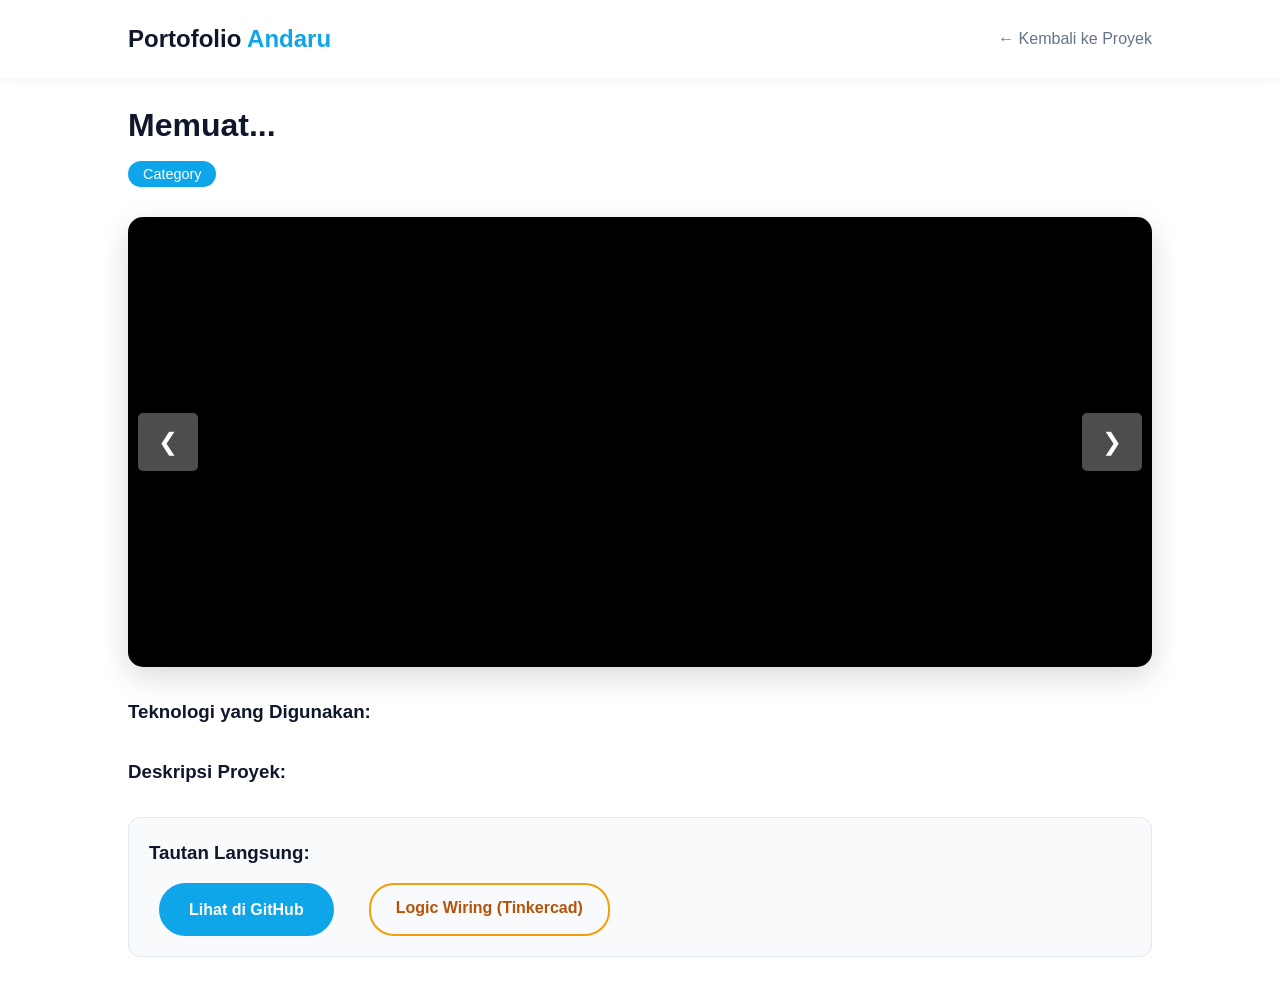
<file: project-detail.html>
<!DOCTYPE html>
<html lang="id">
<head>
    <meta charset="UTF-8">
    <meta name="viewport" content="width=device-width, initial-scale=1.0">
    <title>Detail Proyek | Portofolio</title>
    <link rel="stylesheet" href="style.css">
</head>
<body class="detail-page">
    <nav class="navbar">
        <div class="logo"><a href="index.html" style="text-decoration:none; color:inherit;">Portofolio <span>Andaru</span></a></div>
        <a href="projects.html" class="btn-back">← Kembali ke Proyek</a>
    </nav>

    <div id="project-container" class="container" style="margin-top: 100px; padding: 0 10% 50px;">
        <h1 id="p-title" style="margin-bottom: 10px;">Memuat...</h1>
        <span id="p-category" class="badge">Category</span>

        <div class="slider-container">
            <div id="p-slider" class="slider-wrapper">
                </div>
            <button class="slider-btn prev" onclick="changeSlide(-1)">❮</button>
            <button class="slider-btn next" onclick="changeSlide(1)">❯</button>
        </div>
        
        <div class="project-info">
            <h3>Teknologi yang Digunakan:</h3>
            <div id="p-tech" class="tech-tags"></div>
            
            <h3>Deskripsi Proyek:</h3>
            <p id="p-story" style="white-space: pre-line; margin-bottom: 30px;"></p>
            
            <div class="direct-links" style="padding: 20px; background: var(--bg-secondary); border-radius: 12px; border: 1px solid #e2e8f0;">
                <h3 style="margin-bottom: 15px;">Tautan Langsung:</h3>
                <div style="display: flex; gap: 15px; flex-wrap: wrap;">
                    <a id="p-github" href="#" target="_blank" class="btn btn-primary">Lihat di GitHub</a>
                    <a id="p-tinkercad" href="#" target="_blank" class="btn btn-secondary" style="border-color: #f59e0b; color: #b45309;">Logic Wiring (Tinkercad)</a>
                </div>
            </div>
        </div>
    </div>

    <script src="projects-data.js"></script>
    <script>
        const urlParams = new URLSearchParams(window.location.search);
        const projectId = urlParams.get('id');
        const project = projectsData.find(p => p.id === projectId);

        let currentSlide = 0;

        if (project) {
            document.getElementById('p-title').innerText = project.title;
            document.getElementById('p-category').innerText = project.category;
            document.getElementById('p-story').innerText = project.fullStory;
            document.getElementById('p-github').href = project.githubLink;
            
            // Link Tinkercad (Sembunyikan jika tidak ada)
            const tcLink = document.getElementById('p-tinkercad');
            if(project.tinkercadLink) {
                tcLink.href = project.tinkercadLink;
            } else {
                tcLink.style.display = 'none';
            }

            // Render Slider
            const sliderWrapper = document.getElementById('p-slider');
            project.images.forEach((imgSrc, index) => {
                const img = document.createElement('img');
                img.src = imgSrc;
                img.className = index === 0 ? 'active' : '';
                sliderWrapper.appendChild(img);
            });

            // Render Tech Tags
            const techContainer = document.getElementById('p-tech');
            project.techStack.forEach(tech => {
                const span = document.createElement('span');
                span.className = 'tech-badge';
                span.innerText = tech;
                techContainer.appendChild(span);
            });
        }

        function changeSlide(direction) {
            const images = document.querySelectorAll('#p-slider img');
            images[currentSlide].classList.remove('active');
            
            currentSlide = (currentSlide + direction + images.length) % images.length;
            
            images[currentSlide].classList.add('active');
        }
    </script>
</body>
</html>
</file>
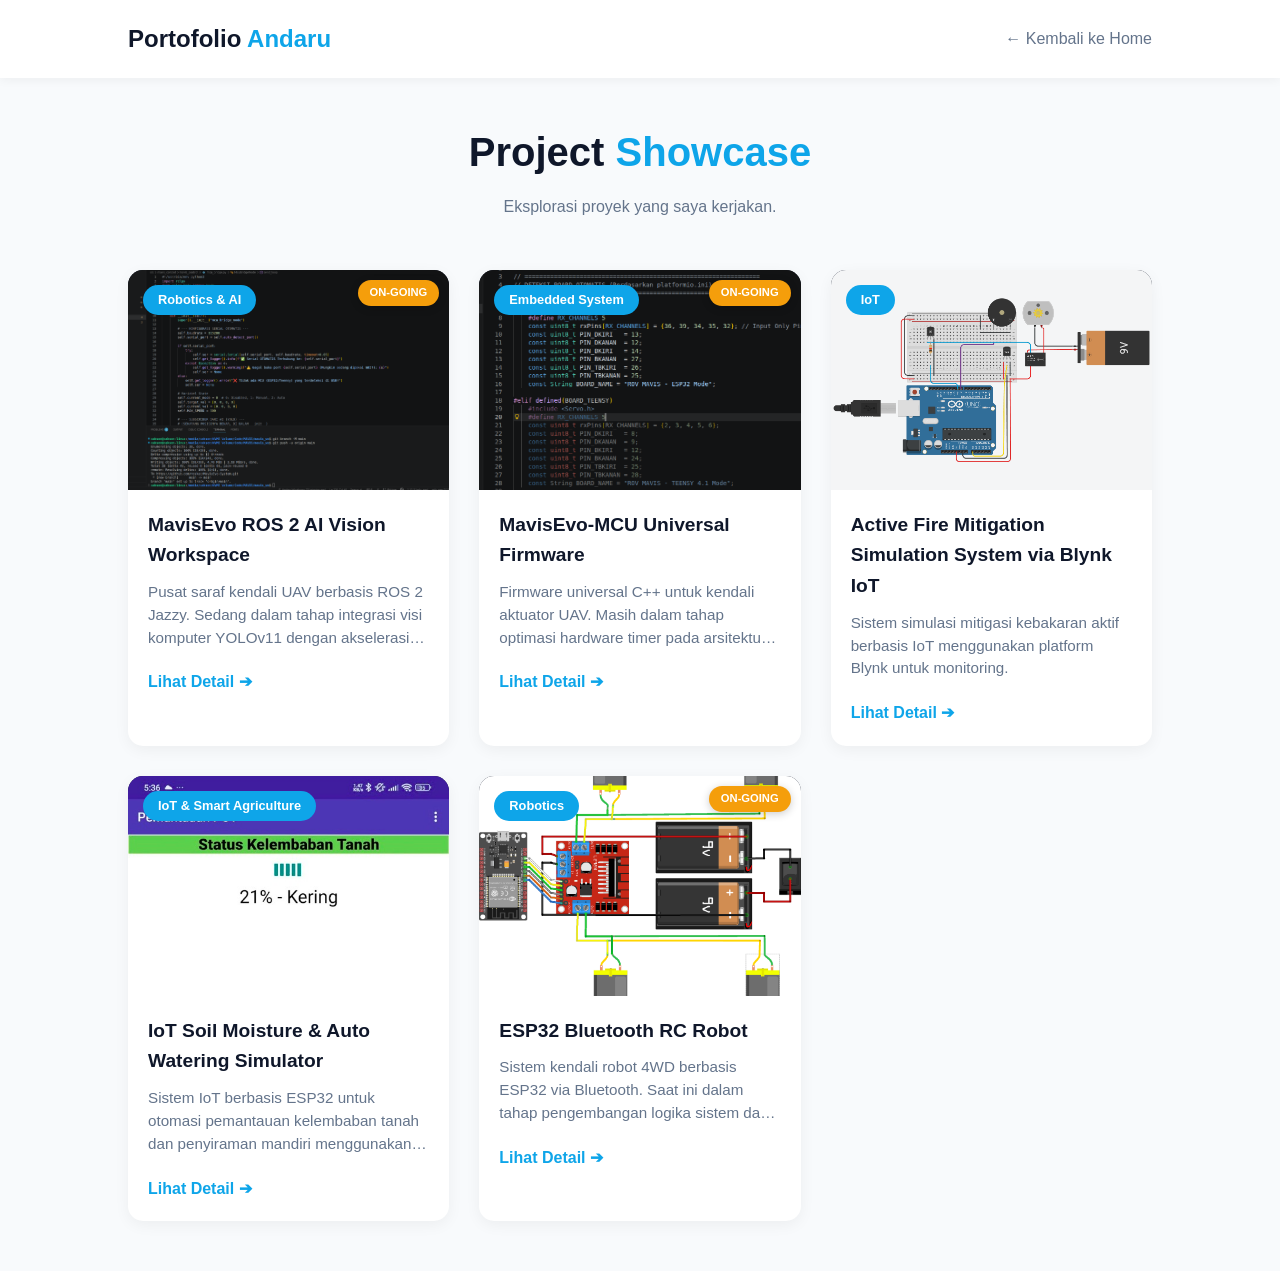
<file: projects.html>
<!DOCTYPE html>
<html lang="id">
<head>
    <meta charset="UTF-8">
    <meta name="viewport" content="width=device-width, initial-scale=1.0">
    <title>Semua Proyek | Portofolio Andaru</title>
    <link rel="stylesheet" href="style.css">
</head>
<body class="bg-secondary-page">
    
    <nav class="navbar">
        <div class="logo"><a href="index.html" style="text-decoration:none; color:inherit;">Portofolio <span>Andaru</span></a></div>
        <a href="index.html" class="btn-back">← Kembali ke Home</a>
    </nav>

    <section class="container" style="margin-top: 120px; padding: 0 10%; min-height: 80vh;">
        <div style="text-align: center; margin-bottom: 50px;">
            <h1 style="font-size: 2.5rem; margin-bottom: 10px;">Project <span class="highlight">Showcase</span></h1>
            <p style="color: var(--text-muted);">Eksplorasi proyek yang saya kerjakan.</p>
        </div>

        <div id="projects-grid" class="projects-grid"></div>
    </section>

    <script src="projects-data.js"></script>
    <script>
        const grid = document.getElementById('projects-grid');

        // Render SEMUA proyek dari projects-data.js
        projectsData.forEach(project => {
            const card = document.createElement('div');
            card.className = 'project-card';
            
            // 1. Tambahkan logika Label Status (On-going)
            const statusBadge = project.status ? `<span class="badge-status">${project.status}</span>` : '';

            const projectImages = project.images ? project.images : [project.image];
            let imagesHTML = '';
            projectImages.forEach((img, index) => {
                imagesHTML += `<img src="${img}" class="${index === 0 ? 'active' : ''}" alt="${project.title}">`;
            });

            card.innerHTML = `
                <div class="card-image-container" id="all-slider-${project.id}">
                    <span class="card-badge">${project.category}</span>
                    ${statusBadge} ${imagesHTML}
                </div>
                <div class="card-content">
                    <h3>${project.title}</h3>
                    <p>${project.description}</p>
                    <a href="project-detail.html?id=${project.id}" class="btn-detail">Lihat Detail ➔</a>
                </div>
            `;
            grid.appendChild(card);

            // Logika Auto-Slide untuk setiap kartu
            if (projectImages.length > 1) {
                let currentImgIndex = 0;
                const sliderContainer = card.querySelector(`#all-slider-${project.id}`);
                const images = sliderContainer.querySelectorAll('img');
                
                setInterval(() => {
                    images[currentImgIndex].classList.remove('active');
                    currentImgIndex = (currentImgIndex + 1) % images.length;
                    images[currentImgIndex].classList.add('active');
                }, 3000); 
            }
        });
    </script>
</body>
</html>
</file>
<file: style.css>
/* --- Konfigurasi Warna & Font --- */
:root {
    --primary-color: #0ea5e9; /* Sky Blue */
    --primary-hover: #0284c7; /* Darker Sky Blue */
    --bg-main: #ffffff;
    --bg-secondary: #f8fafc;
    --text-main: #0f172a;
    --text-muted: #64748b;
    --font-main: 'Segoe UI', Tahoma, Geneva, Verdana, sans-serif;
}

/* --- Reset & Smooth Scroll --- */
* {
    margin: 0;
    padding: 0;
    box-sizing: border-box;
}

html {
    /* Ini yang membuat efek transisi mulus saat navbar diklik */
    scroll-behavior: smooth; 
}

body {
    font-family: var(--font-main);
    color: var(--text-main);
    background-color: var(--bg-main);
    line-height: 1.6;
}

/* --- Navbar --- */
.navbar {
    display: flex;
    justify-content: space-between;
    align-items: center;
    padding: 20px 10%;
    background-color: rgba(255, 255, 255, 0.95);
    position: fixed;
    width: 100%;
    top: 0;
    z-index: 1000;
    box-shadow: 0 2px 10px rgba(0,0,0,0.05);
}

.logo {
    font-size: 1.5rem;
    font-weight: bold;
}

.logo span {
    color: var(--primary-color);
}

.nav-links {
    list-style: none;
    display: flex;
    gap: 30px;
}

.nav-links a {
    text-decoration: none;
    color: var(--text-main);
    font-weight: 500;
    transition: color 0.3s;
}

.nav-links a:hover {
    color: var(--primary-color);
}

/* --- Hero Section --- */
.hero {
    height: 100vh;
    display: flex;
    align-items: center;
    justify-content: center;
    text-align: center;
    padding: 0 10%;
    /*background: radial-gradient(circle at center, var(--bg-secondary) 0%, var(--bg-main) 100%);*/
    background: transparent;
    margin-top: 60px; /* Offset for navbar */
}

.hero-content h1 {
    font-size: 3.5rem;
    margin-bottom: 10px;
}

.highlight {
    color: var(--primary-color);
}

.hero-content h2 {
    font-size: 1.5rem;
    color: var(--text-muted);
    font-weight: 400;
    margin-bottom: 20px;
}

.hero-content p {
    max-width: 600px;
    margin: 0 auto 30px auto;
    color: var(--text-muted);
}

/* --- Tombol --- */
.btn {
    padding: 12px 28px;
    border-radius: 30px;
    text-decoration: none;
    font-weight: bold;
    transition: all 0.3s;
    display: inline-block;
    margin: 0 10px;
}

.btn-primary {
    background-color: var(--primary-color);
    color: white;
    border: 2px solid var(--primary-color);
}

.btn-primary:hover {
    background-color: var(--primary-hover);
    border-color: var(--primary-hover);
}

.btn-secondary {
    background-color: transparent;
    color: var(--text-main);
    border: 2px solid var(--text-main);
}

.btn-secondary:hover {
    background-color: var(--text-main);
    color: white;
}

.badge {
    background-color: var(--primary-color);
    color: white;
    padding: 5px 15px;
    border-radius: 20px;
    font-size: 0.9rem;
}

.tech-tags {
    display: flex;
    gap: 10px;
    margin: 15px 0;
    flex-wrap: wrap;
}

.tech-badge {
    background: var(--bg-secondary);
    padding: 8px 12px;
    border-radius: 8px;
    border: 1px solid #e2e8f0;
    font-size: 0.85rem;
}

.btn-back {
    text-decoration: none;
    color: var(--text-muted);
    font-weight: 500;
}

/* --- Halaman Semua Proyek (Grid & Card) --- */
.bg-secondary-page {
    background-color: var(--bg-secondary);
}

.projects-grid {
    display: grid;
    /* Membuat grid responsif: minimal lebar kartu 300px, kalau layar lebar muat banyak */
    grid-template-columns: repeat(auto-fit, minmax(300px, 1fr));
    gap: 30px;
    padding-bottom: 50px;
}

.project-card {
    background: var(--bg-main);
    border-radius: 15px;
    overflow: hidden;
    box-shadow: 0 4px 15px rgba(0,0,0,0.05);
    transition: transform 0.3s ease, box-shadow 0.3s ease;
}

.project-card:hover {
    transform: translateY(-5px); /* Efek kartu terangkat saat di-hover */
    box-shadow: 0 8px 25px rgba(0,0,0,0.1);
}

.card-image-container {
    position: relative;
    height: 200px;
    overflow: hidden;
}

.card-image-container img {
    width: 100%;
    height: 100%;
    object-fit: cover;
    transition: transform 0.5s ease;
}

.project-card:hover .card-image-container img {
    transform: scale(1.05); /* Efek gambar sedikit membesar saat di-hover */
}

.card-badge {
    position: absolute;
    top: 15px;
    left: 15px;
    background: var(--primary-color);
    color: white;
    padding: 5px 15px;
    border-radius: 20px;
    font-size: 0.8rem;
    z-index: 1;
    font-weight: bold;
}

.card-content {
    padding: 20px;
}

.card-content h3 {
    margin-bottom: 10px;
    font-size: 1.2rem;
    color: var(--text-main);
}

.card-content p {
    color: var(--text-muted);
    font-size: 0.95rem;
    margin-bottom: 20px;
    display: -webkit-box;
    -webkit-line-clamp: 3; /* Membatasi deskripsi maksimal 3 baris */
    line-height: 1.5;
    min-height: 4.5em; /* 3 baris x 1.5 line-height */
    line-clamp: 3;
    -webkit-box-orient: vertical;
    overflow: hidden;
}

.btn-detail {
    color: var(--primary-color);
    text-decoration: none;
    font-weight: 600;
    display: inline-block;
    transition: color 0.3s;
}

.btn-detail:hover {
    color: var(--primary-hover);
}

/* --- About Section --- */
.about-section {
    padding: 100px 10%;
    background-color: var(--bg-main);
}

.about-container {
    display: flex;
    align-items: center;
    gap: 50px;
    flex-wrap: wrap;
}

.about-image {
    flex: 1;
    min-width: 300px;
    display: flex;
    justify-content: center;
}

/* Efek Frame Foto */
.profile-frame {
    position: relative;
    width: 320px;
    height: 320px;
    border-radius: 20px;
    padding: 10px;
    background: linear-gradient(135deg, var(--primary-color), #ffffff);
    box-shadow: 0 10px 30px rgba(14, 165, 233, 0.3);
}

.profile-frame img {
    width: 100%;
    height: 100%;
    object-fit: cover;
    border-radius: 15px;
    border: 5px solid white;
}

.about-text {
    flex: 1.5;
    min-width: 300px;
}

.section-subtitle {
    color: var(--primary-color);
    font-weight: bold;
    text-transform: uppercase;
    letter-spacing: 2px;
    display: block;
    margin-bottom: 10px;
}

.section-title {
    font-size: 2.5rem;
    margin-bottom: 20px;
}

.about-cta {
    margin-top: 30px;
    display: flex;
    align-items: center;
    gap: 20px;
}

/* --- Contact Section --- */
.contact-section {
    padding: 80px 10%;
    background-color: var(--bg-secondary);
    text-align: center;
}

.contact-cards {
    display: flex;
    justify-content: center;
    gap: 20px;
    margin-top: 40px;
}

.contact-card {
    background: white;
    padding: 30px;
    border-radius: 15px;
    box-shadow: 0 5px 15px rgba(0,0,0,0.05);
    flex: 1;
    max-width: 300px;
}

/* --- Pengaturan Background Partikel --- */
#particles-js {
    position: fixed;
    width: 100vw;
    height: 100vh;
    top: 0;
    left: 0;
    z-index: -1; /* Memastikan partikel ada di belakang semua teks & tombol */
    background-color: var(--bg-main); /* Latar putih */
}

/* --- Skills Section --- */
.skills-section {
    padding: 100px 10%;
    background-color: var(--bg-main); /* Latar putih agar kontras dengan partikel jika transparan */
}

.text-center {
    text-align: center;
}

.skills-grid {
    display: grid;
    grid-template-columns: repeat(auto-fit, minmax(250px, 1fr));
    gap: 30px;
}

.skill-card {
    background: var(--bg-secondary);
    padding: 30px 20px;
    border-radius: 15px;
    text-align: center;
    box-shadow: 0 4px 15px rgba(0,0,0,0.03);
    transition: transform 0.3s ease, box-shadow 0.3s ease;
    border: 1px solid #f1f5f9;
}

.skill-card:hover {
    transform: translateY(-5px);
    box-shadow: 0 10px 25px rgba(14, 165, 233, 0.1);
    border-color: var(--primary-color);
}

.skill-icon {
    font-size: 2.5rem;
    margin-bottom: 15px;
}

.skill-card h3 {
    margin-bottom: 10px;
    color: var(--text-main);
}

.skill-card p {
    font-size: 0.9rem;
    color: var(--text-muted);
}

/* --- Experience Timeline --- */
.experience-section {
    padding: 100px 10%;
    background-color: var(--bg-secondary);
}

.timeline {
    position: relative;
    max-width: 800px;
    margin: 40px auto 0;
    padding-left: 30px;
}

/* Garis vertikal utama */
.timeline::before {
    content: '';
    position: absolute;
    left: 0;
    top: 0;
    width: 3px;
    height: 100%;
    background: #e2e8f0;
}

.timeline-item {
    position: relative;
    margin-bottom: 40px;
}

/* Titik biru di setiap item */
.timeline-item::before {
    content: '';
    position: absolute;
    left: -36px;
    top: 5px;
    width: 15px;
    height: 15px;
    border-radius: 50%;
    background: var(--primary-color);
    border: 3px solid white;
    box-shadow: 0 0 10px rgba(14, 165, 233, 0.4);
}

.timeline-content {
    background: white;
    padding: 20px 25px;
    border-radius: 12px;
    box-shadow: 0 4px 15px rgba(0,0,0,0.03);
    transition: transform 0.3s ease;
}

.timeline-content:hover {
    transform: translateX(10px);
}

.timeline-content h3 {
    font-size: 1.2rem;
    color: var(--text-main);
    margin-bottom: 5px;
}

.timeline-date {
    display: block;
    font-size: 0.85rem;
    font-weight: 600;
    color: var(--primary-color);
    margin-bottom: 15px;
    text-transform: uppercase;
}

.timeline-content p {
    font-size: 0.95rem;
    color: var(--text-muted);
    line-height: 1.6;
}

/* --- Pengaturan Gambar Kartu (Auto Slide) --- */
.card-image-container {
    position: relative;
    height: 220px;
    overflow: hidden;
    background: #0f172a; /* Warna gelap jika foto belum meload */
}

.card-image-container img {
    position: absolute;
    width: 100%;
    height: 100%;
    object-fit: cover;
    opacity: 0;
    transition: opacity 1s ease-in-out; /* Transisi memudar yang halus */
    top: 0;
    left: 0;
}

/* --- Slider Styles --- */
.slider-container {
    position: relative;
    width: 100%;
    height: 450px;
    background: #000;
    margin: 30px 0;
    border-radius: 15px;
    overflow: hidden;
    box-shadow: 0 10px 30px rgba(0,0,0,0.15);
}

.slider-wrapper {
    width: 100%;
    height: 100%;
}

.slider-wrapper img {
    position: absolute;
    width: 100%;
    height: 100%;
    object-fit: contain; /* Agar gambar tidak terpotong */
    opacity: 0;
    transition: opacity 0.5s ease-in-out;
}

.slider-wrapper img.active {
    opacity: 1;
}

.slider-btn {
    position: absolute;
    top: 50%;
    transform: translateY(-50%);
    background: rgba(255, 255, 255, 0.3);
    color: white;
    border: none;
    padding: 15px 20px;
    cursor: pointer;
    font-size: 1.5rem;
    transition: background 0.3s;
    z-index: 10;
}

.slider-btn:hover {
    background: var(--primary-color);
}

.prev { left: 10px; border-radius: 5px; }
.next { right: 10px; border-radius: 5px; }

@media (max-width: 768px) {
    .slider-container { height: 300px; }
}

/* Gambar yang sedang aktif akan muncul */
.card-image-container img.active {
    opacity: 1;
}

.project-card:hover .card-image-container img.active {
    transform: scale(1.05); /* Efek zoom tipis saat dihover */
}

/* --- Label Status Proyek --- */
.badge-status {
    position: absolute;
    top: 10px;
    right: 10px;
    background: #f59e0b; /* Warna Amber/Orange agar beda dengan badge kategori */
    color: white;
    padding: 4px 12px;
    border-radius: 20px;
    font-size: 0.7rem;
    font-weight: bold;
    text-transform: uppercase;
    z-index: 10;
    box-shadow: 0 2px 8px rgba(0,0,0,0.2);
}

/* --- Gaya Tombol Secondary --- */
.btn-secondary {
    background: transparent;
    color: var(--primary-color);
    border: 2px solid var(--primary-color);
    padding: 10px 25px;
    border-radius: 25px;
    font-weight: 600;
    cursor: pointer;
    transition: all 0.3s ease;
    font-size: 1rem;
}

.btn-secondary:hover {
    background: var(--primary-color);
    color: white;
    transform: translateY(-3px);
    box-shadow: 0 5px 15px rgba(14, 165, 233, 0.3);
}

/* --- Gaya Modal / Popup Transkrip --- */
.modal {
    display: none; /* Disembunyikan secara default */
    position: fixed;
    z-index: 1000;
    left: 0;
    top: 0;
    width: 100%;
    height: 100%;
    background-color: rgba(0, 0, 0, 0.8); /* Latar belakang gelap transparan */
    backdrop-filter: blur(5px);
    overflow-y: auto; /* Agar bisa di-scroll jika gambar panjang */
    padding: 40px 0;
}

.modal-content {
    background-color: var(--bg-main);
    margin: 0 auto;
    padding: 30px;
    border-radius: 15px;
    width: 90%;
    max-width: 800px;
    position: relative;
    box-shadow: 0 10px 40px rgba(0, 0, 0, 0.5);
    animation: modalFadeIn 0.4s;
}

@keyframes modalFadeIn {
    from { opacity: 0; transform: translateY(-50px); }
    to { opacity: 1; transform: translateY(0); }
}

.close-modal {
    position: absolute;
    top: 15px;
    right: 25px;
    color: #aaa;
    font-size: 35px;
    font-weight: bold;
    cursor: pointer;
    transition: 0.3s;
}

.close-modal:hover {
    color: var(--primary-color);
}
</file>
